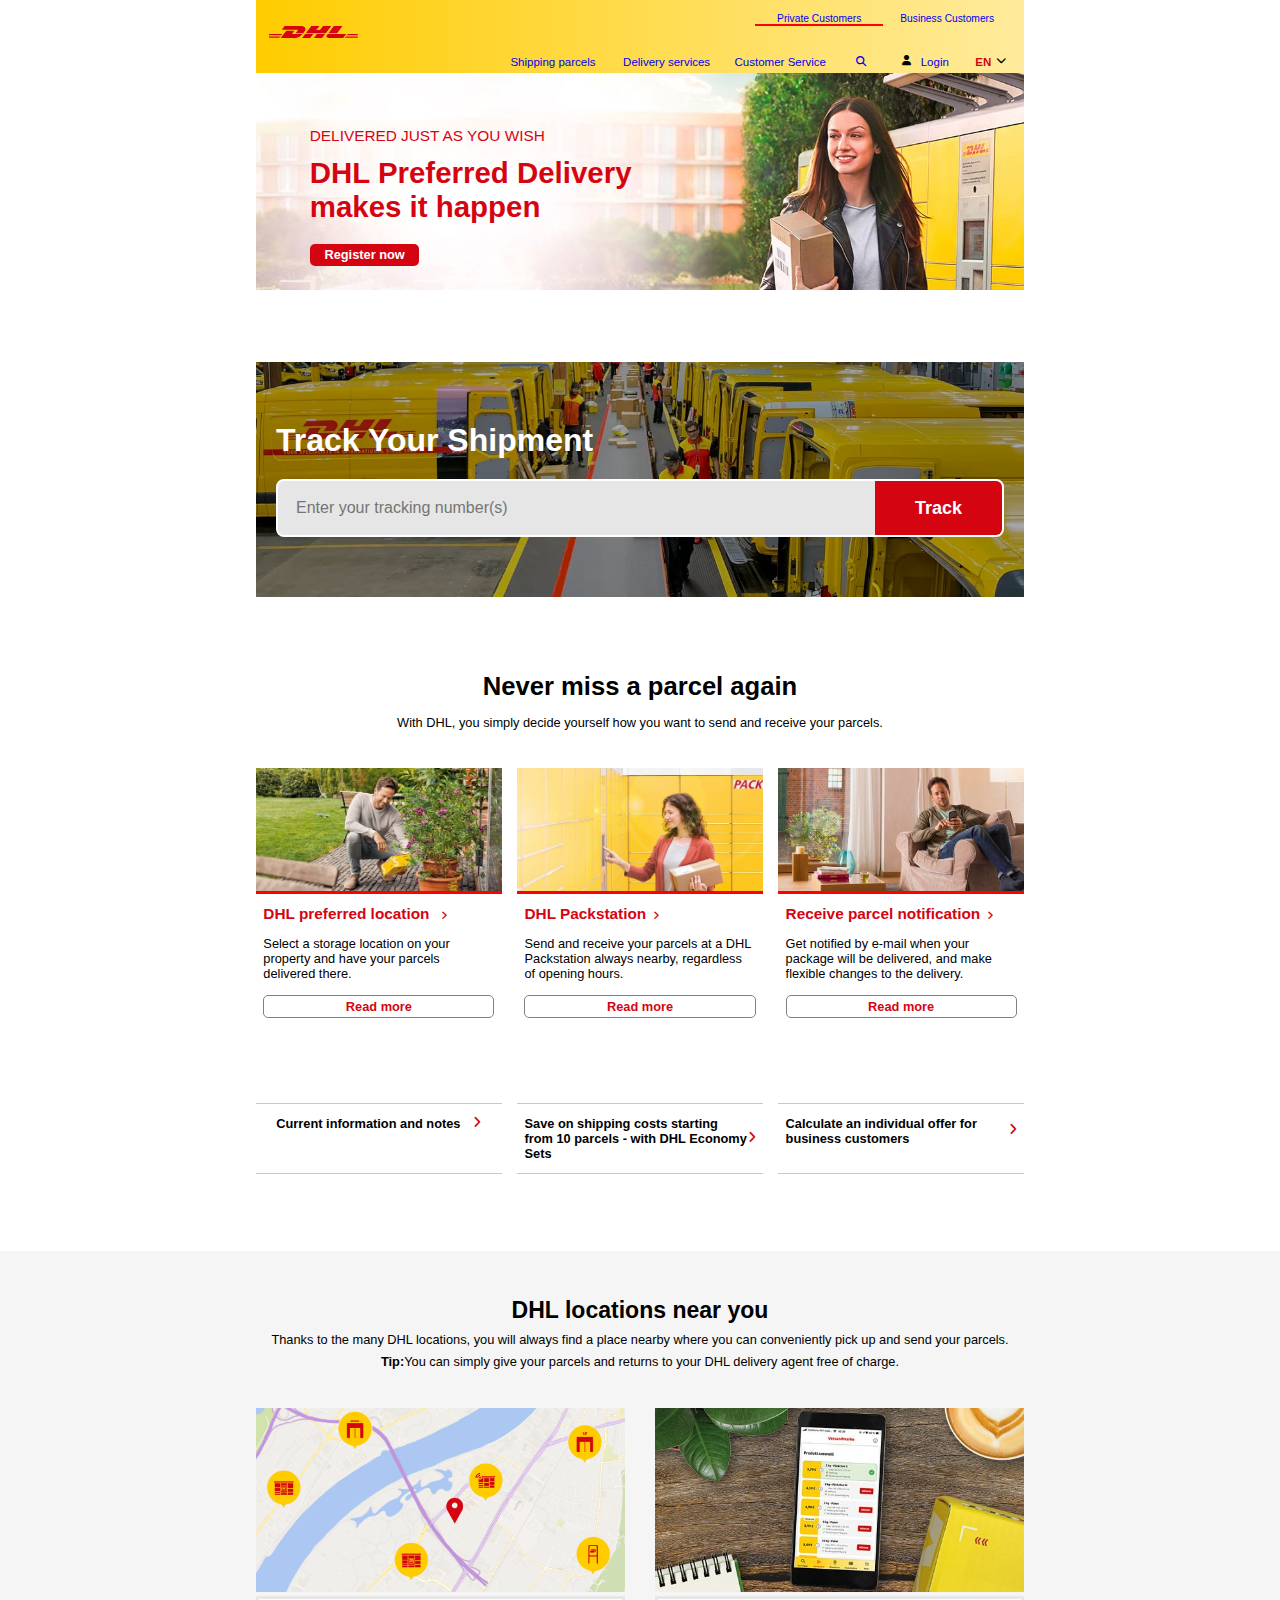
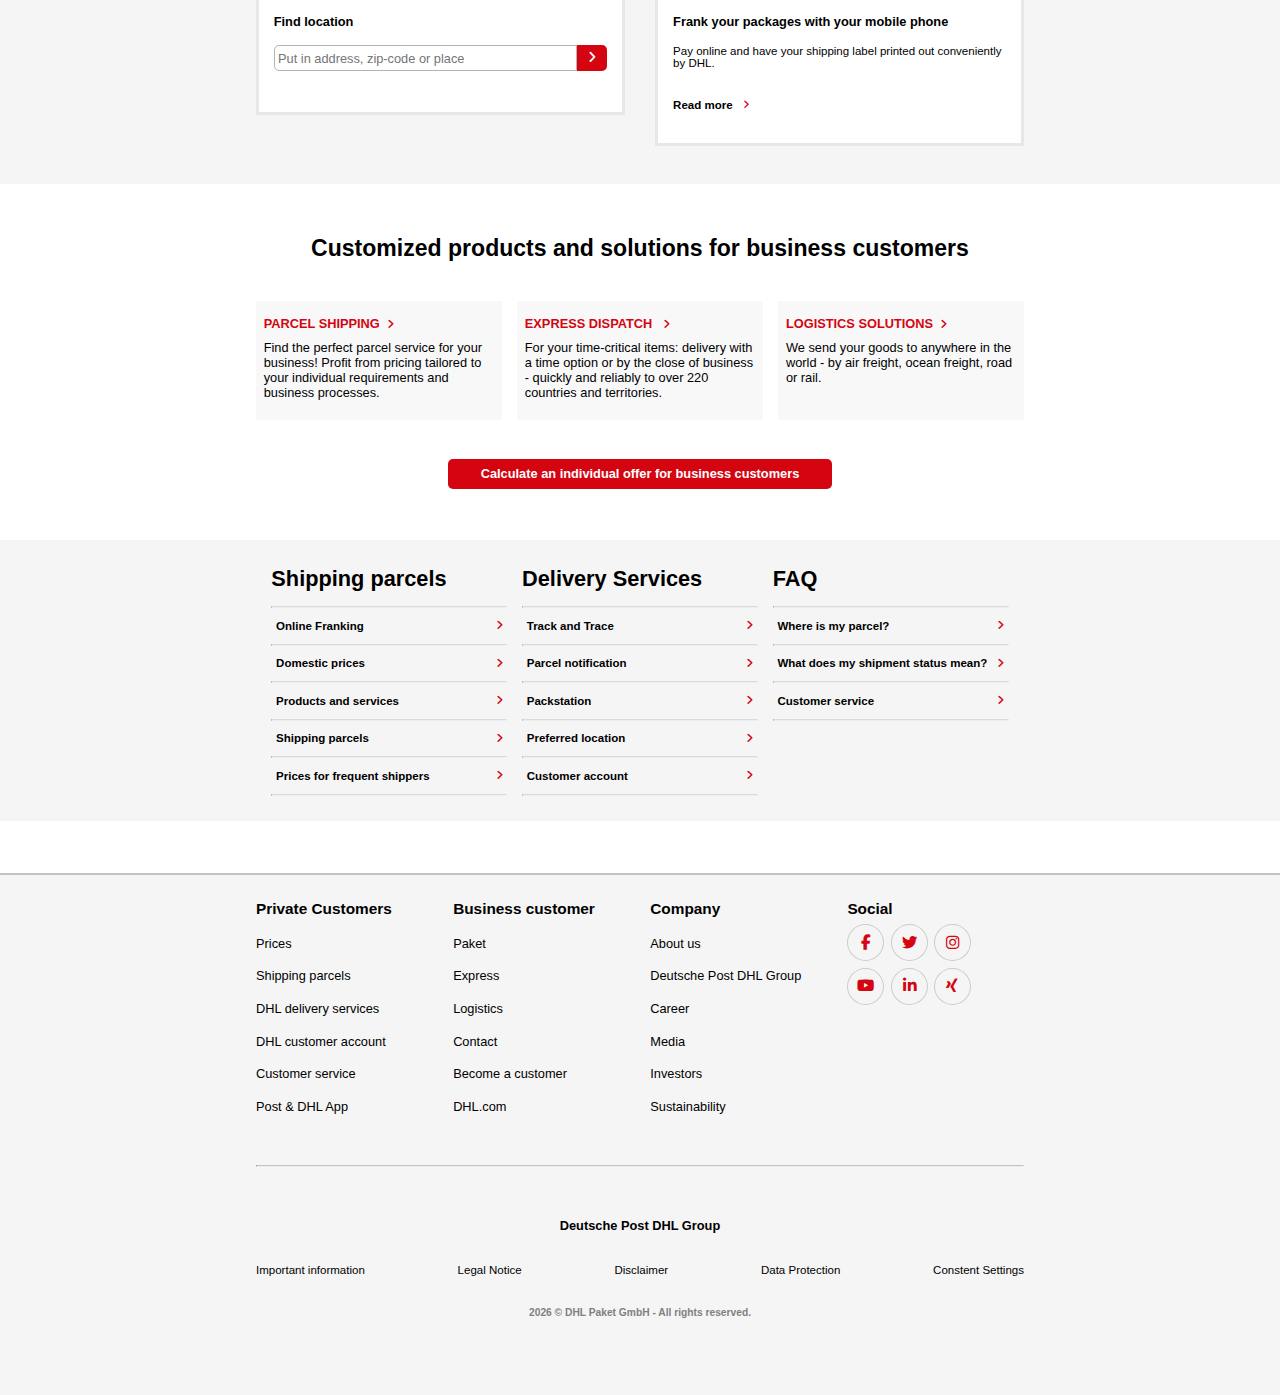
<file: index.html>
<!DOCTYPE html>
<html lang="en">
<head>
    <meta charset="UTF-8">
    <meta http-equiv="X-UA-Compatible" content="IE=edge">
    <meta name="viewport" content="width=device-width, initial-scale=1.0">
    <link rel="stylesheet" href="https://cdnjs.cloudflare.com/ajax/libs/font-awesome/6.1.0/css/all.min.css"/>
    <link rel="stylesheet" href="./styles/main.css">
    <link rel="icon" href="./images/icon.png">
    <title>DHL-Clone</title>
</head>
<body>
    <header>
        <div class="main-header">
            <div class="top-links">
                <a href="#">Private Customers</a>
                <a href="#">Business Customers</a>
            </div>
            <a href="#"><img src="./images/dhl-logo.svg" alt=""></a>
           <div class="ul-container">
                <ul>
                    <li title="Click for more Infos" onclick="shipping()"><a href="#">Shipping parcels</a></li>
                    <li onclick="delivery()"><a href="#">Delivery services</a></li>
                    <li><a href="#">Customer Service</a></li>
                    <li><a href="#"><i class="fa-solid fa-magnifying-glass"></i></a></li>
                    <li><i class="fa-solid fa-user"></i><a href="#">Login</a></li>
                    <li><a href="#">EN</a><i class="fa-solid fa-chevron-down"></i></li>
                </ul>
                <div id="shipping-container">
                    <!-- first one  -->
                    <div>
                        <h2>Online franking</h2>
                       <li><a href="#">Parcel Postage</a></li>
                       <li><a href="#">Economy Sets</a></li>
                       <li><a href="#">Pick-up order</a></li>
                       <li><a href="#">How it works</a></li>
                    </div>
                    <!-- second one -->
                    <div>
                        <h2>Shipping nationwide</h2>
                        <li><a href="#">Domestic prices</a></li>
                        <li><a href="#">Shipments up to 2 kg</a></li>
                        <li><a href="#">Päckchen</a></li>
                        <li><a href="#">Paket</a></li>
                    </div>
                    <!-- third one -->
                    <div>
                        <h2>Shipping worldwide</h2>
                        <li><a href="#">International prices</a></li>
                        <li><a href="#">Päckchen</a></li>
                        <li><a href="#">Paket</a></li>
                        <li><a href="#">ExpressEasy</a></li>
                    </div>
                    <!-- fourth one  -->
                    <div>
                        <h2>Dropping off parcels</h2>
                        <li><a href="#">DHL Finder</a></li>
                        <li><a href="#">Scheduled Pick-up</a></li>
                        <li><a href="#">Unscheduled pick-up</a></li>
                        <li><a href="#">Packaging correctly</a></li>
                    </div>
                    <a class="exit" href="./index.html">Back to main</a>
                </div>


                <div id="delivery-container">
                    <!-- first one  -->
                    <div>
                        <h2>Shipment tracking</h2>
                       <li><a href="#">Parcel notification</a></li>
                       <li><a href="#">Delivery notification</a></li>
                       <li><a href="#">Live tracking</a></li>                         
                    </div>
                    <!-- second one -->
                    <div>
                        <h2>Delivery at home</h2>
                        <li><a href="#">Preferred location</a></li>
                        <li><a href="#">Preferred neighbour</a></li>
                        <li><a href="#">Preferred day</a></li>
                    </div>
                    <!-- third one -->
                    <div>
                        <h2>Your Pickup Location</h2>
                        <li><a href="#">DHL Packstation</a></li>
                        <li><a href="#">Postal outlet/Parcelshop</a></li>
                        <li><a href="#">Parcel redirection</a></li>
                    </div>
                    <a class="exit" href="./index.html">Back to main</a>
            </div>
        </div>
    </header>
    <section class="upper">
        <article class="main-upper">
            <div class="bg-form">
                <div class="bg">
                    <div class="bg-text">
                        <p>DELIVERED JUST AS YOU WISH</p>
                        <h1>DHL Preferred Delivery makes it happen</h1>
                        <button>Register now</button>
                    </div>
                </div>
                
            <br> <br>
            <br> <br>
<!DOCTYPE html>
<html lang="en">
<head>
<meta charset="UTF-8">
<meta name="viewport" content="width=device-width, initial-scale=1.0">
<title>Track Shipment</title>

<style>

body{
    margin:0;
    font-family: Arial, sans-serif;
}

/* Banner */
.track-banner{
    background:url('asdf.webp') center/cover;
    padding:60px 20px;
    position:relative;
}

.track-banner::before{
    content:"";
    position:absolute;
    inset:0;
    background:rgba(0,0,0,0.35);
}

.track-content{
    position:relative;
    max-width:900px;
    margin:auto;
}

.track-title{
    color:white;
    font-size:32px;
    font-weight:bold;
    margin-bottom:20px;
}

/* Form */
.track-form-box{
    display:flex;
    background:#e6e6e6;
    border-radius:8px;
    overflow:hidden;
    border:2px solid white;
}

.track-form-box input{
    flex:1;
    padding:18px;
    border:none;
    font-size:16px;
    background:#e6e6e6;
    outline:none;
}

.track-form-box button{
    background:#d40511;
    color:white;
    border:none;
    padding:0 40px;
    font-size:18px;
    font-weight:600;
    cursor:pointer;
}

/* Spinner Overlay */
.spinner-box{
    position:fixed;
    inset:0;
    background:rgba(0,0,0,0.6);
    display:none;
    justify-content:center;
    align-items:center;
    z-index:999;
}

.spinner{
    width:70px;
    height:70px;
    border:6px solid #eee;
    border-top:6px solid #d40511;
    border-radius:50%;
    animation:spin 1s linear infinite;
}

@keyframes spin{
    100%{ transform:rotate(360deg); }
}

/* Error */
#error{
    color:#ffdddd;
    margin-top:15px;
    font-size:18px;
    display:none;
}

/* Mobile */
@media(max-width:600px){
.track-form-box{ flex-direction:column; }
.track-form-box button{ width:100%; padding:15px; }
}

</style>
</head>

<body>

<!-- Spinner -->
<div class="spinner-box" id="spinnerBox">
    <div class="spinner"></div>
</div>

<section class="track-banner">
<div class="track-content">

<h2 class="track-title">Track Your Shipment</h2>

<form id="trackForm" class="track-form-box">
    <input type="search" id="trackInput" placeholder="Enter your tracking number(s)">
    <button type="submit">Track</button>
</form>

<div id="error">Invalid Tracking Number</div>

</div>
</section>

<script>
document.getElementById("trackForm").addEventListener("submit", function(e){

    e.preventDefault();

    let value = document.getElementById("trackInput").value.trim();
    let spinner = document.getElementById("spinnerBox");
    let error = document.getElementById("error");

    error.style.display = "none";

    /* Spinner always start */
    spinner.style.display = "flex";

    setTimeout(function(){

        spinner.style.display = "none";

        if(value === "784512963"){
            window.location.href = "next.html";
        }else{
            error.style.display = "block";
        }

    },5000);

});
</script>

</body>
</html>

            <br> <br>
            <!-- Text -->
            <div class="middle-text">
                <h1>Never miss a parcel again</h1>

                

                <p>With DHL, you simply decide yourself how you want to send and receive your parcels.</p>
            </div>

            <!-- Three pics -->
            <div class="three-pics">
                <!-- first one -->
                <div>
                    <a href="#"><img src="./images/1.jpg" alt=""></a>
                    <div>
                        <h2>DHL preferred location <i class="fa-solid fa-angle-right"></i></h2>
                        <p>Select a storage location on your property and have your parcels delivered there.</p>
                        <button>Read more</button>
                    </div>          
                  </div>
                  <!-- second one -->
                <div>
                    <a href="#"><img src="./images/2.png" alt=""></a>
                   <div>
                        <h2>DHL Packstation<i class="fa-solid fa-angle-right"></i></h2>
                        <p>Send and receive your parcels at a DHL Packstation always nearby, regardless of opening hours.</p>
                        <button>Read more</button>
                   </div>          
                </div>
                <!-- third one -->
                <div>
                    <a href="#"><img src="./images/3.jpg" alt=""></a>
                   <div>
                        <h2>Receive parcel notification<i class="fa-solid fa-angle-right"></i></h2>
                        <p>Get notified by e-mail when your package will be delivered, and make flexible changes to the delivery.</p>
                        <button>Read more</button>
                   </div>          
                </div>
            </div>

            <div class="hr-links">
                <!-- first-one -->
                <div>
                    
                    <a href="#"><p>Current information and notes</p><i class="fa-solid fa-angle-right"></i></a>
                    
                </div>
                <!-- second one -->
                <div>
                    
                    <a href="#"><p>Save on shipping costs starting from 10 parcels - with DHL Economy Sets</p><i class="fa-solid fa-angle-right"></i></a>
                    
                </div>
                <!-- the third one -->
                <div>
                    
                    <a href="#"><p>Calculate an individual offer for business customers</p><i class="fa-solid fa-angle-right"></i></a>
                    
                </div>
            </div>
        </article>

        <!-- middle -->
        <div class="middle">
            <div class="middle-container">
                <div class="middle-text">
                    <h1>DHL locations near you</h1>
                <p>Thanks to the many DHL locations, you will always find a place nearby where you can conveniently pick up and send your parcels.</p>
                <p><b>Tip:</b>You can simply give your parcels and returns to your DHL delivery agent free of charge.</p>
                </div>
                <div class="two-pics">
                    <!-- first one -->
                    <div>
                        <a href="#"><img src="./images/4.png" alt=""></a>
                        <div>
                            <h1>Find location</h1>
                            <form action="">
                                <input placeholder="Put in address, zip-code or place" type="text" name="text" id="2">
                                <button><i class="fa-solid fa-angle-right"></i></button>
                            </form>
                        </div>
                    </div>
                    <!-- second one -->
                    <div>
                        <a href="#"><img src="./images/5.jpg" alt=""></a>
                        <div>
                            <h1>Frank your packages with your mobile phone</h1>
                            <p>Pay online and have your shipping label printed out conveniently by DHL.</p>
                            <p>Read more<i class="fa-solid fa-angle-right"></i> </p>
                        </div>
                    </div>
                </div>
            </div>
        </div>
    </section>
    <section class="down">
        <!-- top section -->
        <article class="top-section">
            <div class="top-section-container">
                <h1>Customized products and solutions for business customers</h1>
                <div class="container">
                    <!-- first-one -->
                    <div>
                        <h2>PARCEL SHIPPING<i class="fa-solid fa-angle-right"></i></h2>
                        <p>Find the perfect parcel service for your business! Profit from pricing tailored to your individual requirements and business processes.</p>
                    </div>
                    <!-- second-one -->
                    <div>
                        <h2>EXPRESS DISPATCH <i class="fa-solid fa-angle-right"></i> </h2>
                        <p>For your time-critical items: delivery with a time option or by the close of business - quickly and reliably to over 220 countries and territories.</p>
                    </div>
                    <!-- third-one -->
                    <div>
                        <h2>LOGISTICS SOLUTIONS<i class="fa-solid fa-angle-right"></i></h2>
                        <p>We send your goods to anywhere in the world - by air freight, ocean freight, road or rail.</p>
                    </div>
                </div>
                <button>Calculate an individual offer for business customers</button>
            </div>
        </article>
        <!-- bottom section -->
        <section class="bottom-section">
            <div class="bottom-section-container">
                <!-- first one -->
                <div>
                    <h1>Shipping parcels</h1>
                    <hr>
                    <a href="#">
                        <p>Online Franking</p>
                        <i class="fa-solid fa-angle-right"></i>
                    </a>
                    <hr>
                    <a href="#">
                        <p>Domestic prices</p>
                        <i class="fa-solid fa-angle-right"></i>
                    </a>
                    <hr>
                    <a href="#">
                        <p>Products and services</p>
                        <i class="fa-solid fa-angle-right"></i>
                    </a>
                    <hr>
                    <a href="#">
                        <p>Shipping parcels</p>
                        <i class="fa-solid fa-angle-right"></i>
                    </a>
                    <hr>
                    <a href="#">
                        <p>Prices for frequent shippers</p>
                        <i class="fa-solid fa-angle-right"></i>
                    </a>
                    <hr>
                </div>
                <!-- second one -->
                <div>
                    <h1>Delivery Services</h1>
                    <hr>
                    <a href="#">
                        <p>Track and Trace</p>
                        <i class="fa-solid fa-angle-right"></i>
                    </a>
                    <hr>
                    <a href="#">
                        <p>Parcel notification</p>
                        <i class="fa-solid fa-angle-right"></i>
                    </a>
                    <hr>
                    <a href="#">
                        <p>Packstation</p>
                        <i class="fa-solid fa-angle-right"></i>
                    </a>
                    <hr>
                    <a href="#">
                        <p>Preferred location</p>
                        <i class="fa-solid fa-angle-right"></i>
                    </a>
                    <hr>
                    <a href="#">
                        <p>Customer account</p>
                        <i class="fa-solid fa-angle-right"></i>
                    </a>
                    <hr>
                </div>
                <!-- third one -->
                <div>
                    <h1>FAQ</h1>
                    <hr>
                    <a href="#">
                        <p>Where is my parcel?</p>
                        <i class="fa-solid fa-angle-right"></i>
                    </a>
                    <hr>
                    <a href="#">
                        <p>What does my shipment status mean?</p>
                        <i class="fa-solid fa-angle-right"></i>
                    </a>
                    <hr>
                    <a href="#">
                        <p>Customer service</p>
                        <i class="fa-solid fa-angle-right"></i>
                    </a>
                    <hr>
                </div>
            </div>
        </section>
    </section>
    
    <footer>
        <div class="footer-top">
            <!-- first-col -->
            <div>
                <h1>Private Customers</h1>
                <a href="#">Prices</a>
                <a href="#">Shipping parcels</a>
                <a href="#">DHL delivery services</a>
                <a href="#">DHL customer account</a>
                <a href="#">Customer service</a>
                <a href="#">Post & DHL App</a>
            </div>
            <!-- second-col -->
            <div>
                <h1>Business customer</h1>
                <a href="#">Paket</a>
                <a href="#">Express</a>
                <a href="#">Logistics</a>
                <a href="#">Contact</a>
                <a href="#">Become a customer</a>
                <a href="#">DHL.com</a>
            </div>
            <!-- third-col -->
            <div>
                <h1>Company</h1>
                <a href="#">About us</a>
                <a href="#">Deutsche Post DHL Group</a>
                <a href="#">Career</a>
                <a href="#">Media</a>
                <a href="#">Investors</a>
                <a href="#">Sustainability</a>
            </div>
            <!-- fourth-col -->
            <div>
                <h1>Social</h1>
                <div class="footer-social">
                    <i class="fa-brands fa-facebook-f"></i>
                    <i class="fa-brands fa-twitter"></i>
                    <i class="fa-brands fa-instagram"></i>
                    <i class="fa-brands fa-youtube"></i>
                    <i class="fa-brands fa-linkedin-in"></i>
                    <i class="fa-brands fa-xing"></i>
                </div>
            </div>
        </div>
        <div class="footer-hr">
            <hr>
        </div>
        <div class="last-footer">
            <h1>Deutsche Post DHL Group</h1>
            <div class="footer-links">
                <a href="#">Important information</a>
                <a href="#">Legal Notice</a>
                <a href="#">Disclaimer</a>
                <a href="#">Data Protection</a>
                <a href="#">Constent Settings</a>
            </div>
            <h2>2026 © DHL Paket GmbH - All rights reserved.</h2>
        </div>
    </footer>
    <script src="./js/main.js"></script>
</body>
</html>
</file>
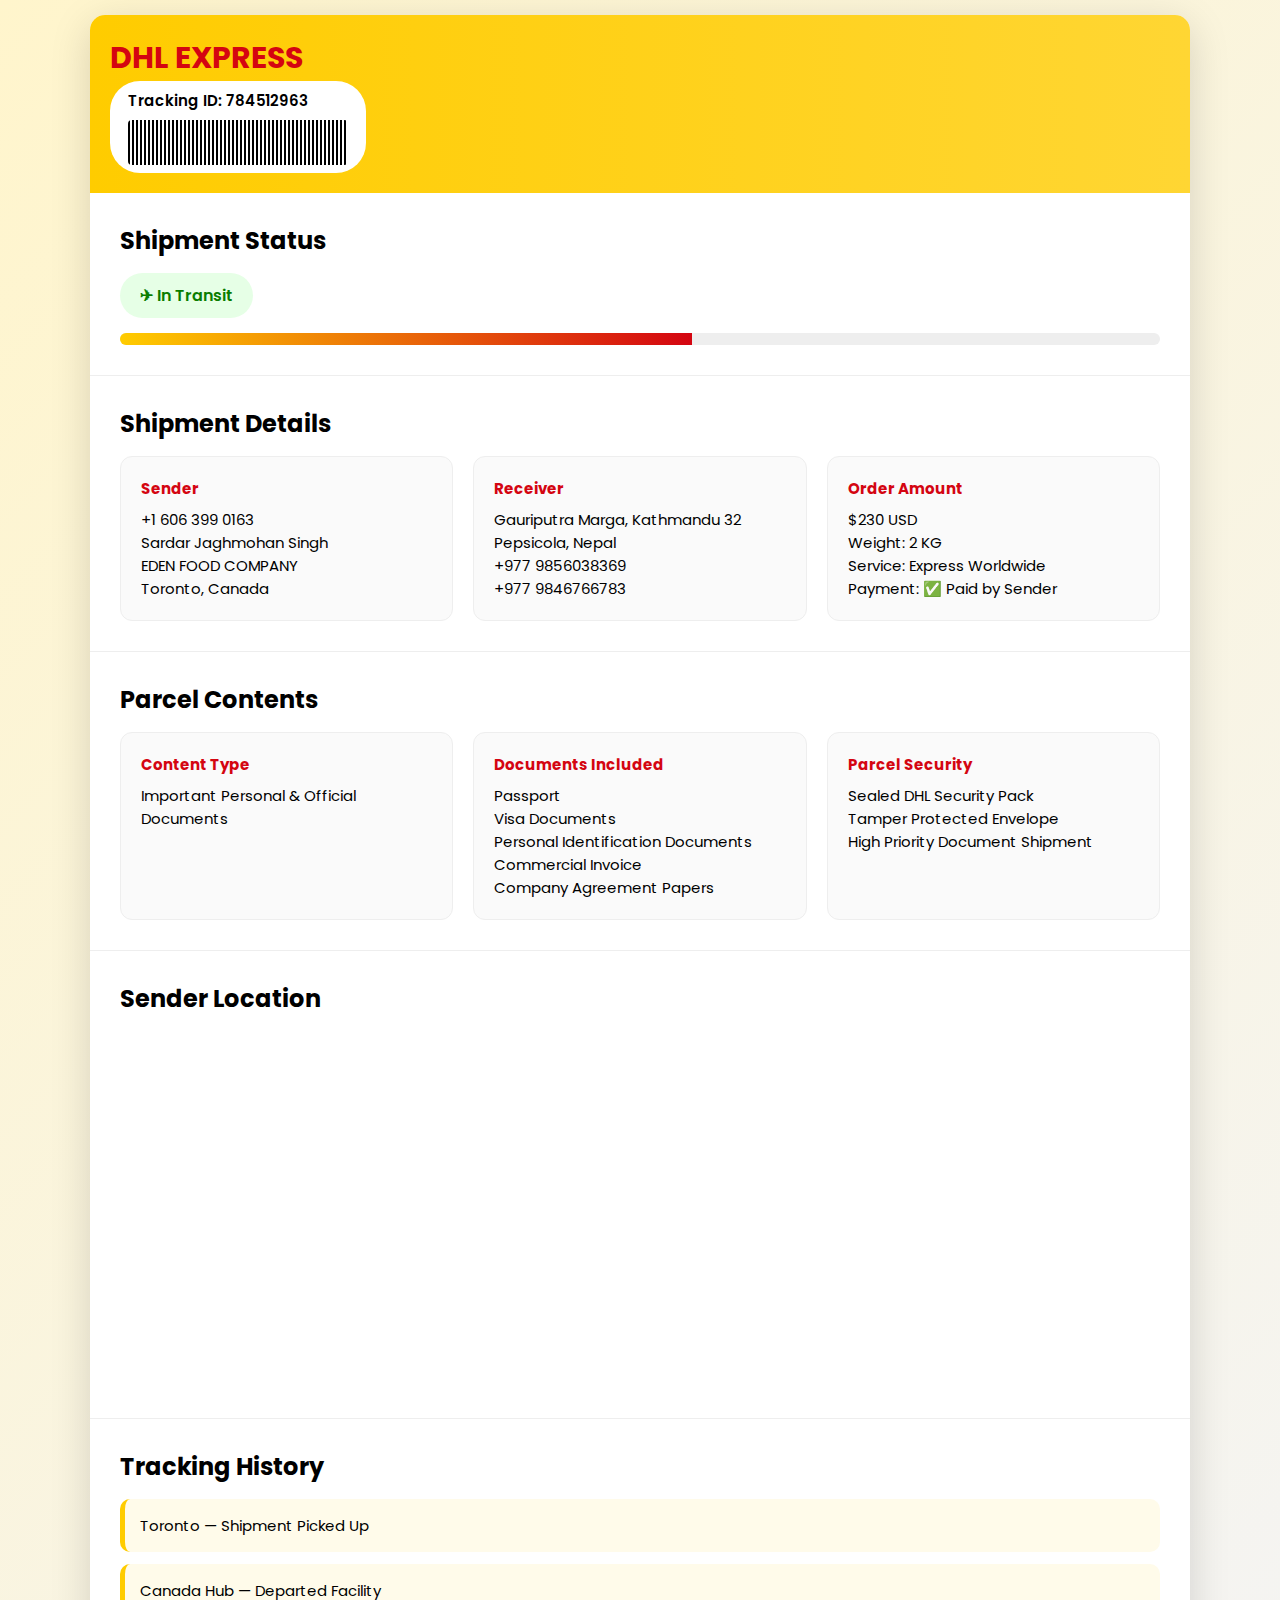
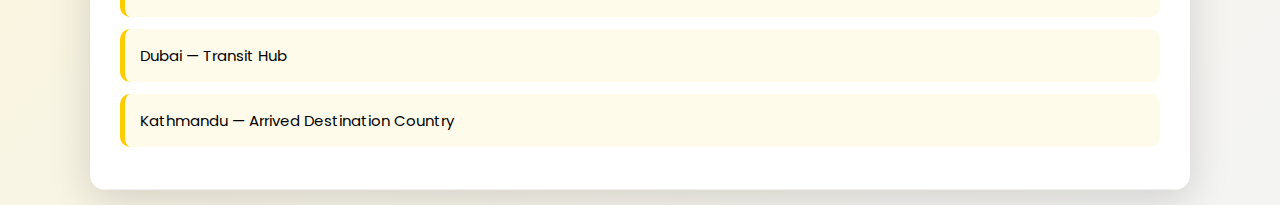
<file: next.html>
<!DOCTYPE html>
<html lang="en">
<head>
<meta charset="UTF-8">
<meta name="viewport" content="width=device-width, initial-scale=1.0">
<title>DHL Smart Tracking Pro</title>

<link href="https://fonts.googleapis.com/css2?family=Poppins:wght@300;400;600;700&display=swap" rel="stylesheet">

<style>

*{
margin:0;
padding:0;
box-sizing:border-box;
font-family:'Poppins',sans-serif;
}

body{
background:linear-gradient(135deg,#fff5cc,#f4f4f4);
padding:15px;
}

.container{
width:100%;
max-width:1100px;
margin:auto;
background:#fff;
border-radius:15px;
overflow:hidden;
box-shadow:0 10px 40px rgba(0,0,0,0.15);
}

/* HEADER */
.header{
background:linear-gradient(90deg,#ffcc00,#ffd633);
padding:20px;
display:flex;
flex-wrap:wrap;
justify-content:space-between;
align-items:center;
gap:10px;
}

.header h1{
color:#d40511;
font-size:clamp(20px,3vw,30px);
}

.track-box{
background:#fff;
padding:8px 18px;
border-radius:30px;
font-weight:600;
font-size:clamp(12px,2vw,15px);
}

/* BARCODE */
.barcode{
width:220px;
height:45px;
margin-top:8px;
background:repeating-linear-gradient(
90deg,
#000,
#000 2px,
#fff 2px,
#fff 4px
);
border-radius:4px;
}

/* SECTION */
.section{
padding:clamp(18px,4vw,30px);
border-bottom:1px solid #eee;
}

.section h2{
font-size:clamp(18px,2.5vw,24px);
margin-bottom:15px;
}

/* STATUS */
.status-badge{
display:inline-block;
padding:10px 20px;
border-radius:30px;
font-weight:600;
background:#e6ffe6;
color:#0a7d00;
margin-bottom:15px;
font-size:clamp(13px,2vw,16px);
}

.progress{
height:12px;
background:#eee;
border-radius:20px;
overflow:hidden;
}

.progress-bar{
height:100%;
width:55%;
background:linear-gradient(90deg,#ffcc00,#d40511);
}

/* GRID */
.grid{
display:grid;
grid-template-columns:repeat(auto-fit,minmax(260px,1fr));
gap:20px;
}

.card{
background:#fafafa;
padding:20px;
border-radius:12px;
border:1px solid #eee;
font-size:clamp(13px,2vw,15px);
}

.card strong{
display:block;
margin-bottom:8px;
color:#d40511;
}

/* MAP */
.map{
width:100%;
height:clamp(250px,45vw,350px);
border-radius:15px;
border:none;
}

/* TIMELINE */
.step{
background:#fffbea;
padding:15px;
margin-bottom:12px;
border-left:5px solid #ffcc00;
border-radius:10px;
font-size:clamp(13px,2vw,15px);
}

/* SMALL MOBILE */
@media(max-width:480px){
body{ padding:8px; }
.header{ padding:15px; }
.section{ padding:15px; }
.barcode{ width:100%; }
}

</style>
</head>

<body>

<div class="container">

<!-- HEADER -->
<div class="header">
<div>
<h1>DHL EXPRESS</h1>
<div class="track-box">
Tracking ID: 784512963
<div class="barcode"></div>
</div>
</div>
</div>

<!-- STATUS -->
<div class="section">
<h2>Shipment Status</h2>
<div class="status-badge">✈ In Transit</div>
<div class="progress">
<div class="progress-bar"></div>
</div>
</div>

<!-- SHIPMENT DETAILS -->
<div class="section">
<h2>Shipment Details</h2>

<div class="grid">

<div class="card">
<strong>Sender</strong>
+1 606 399 0163<br>
Sardar Jaghmohan Singh<br>
EDEN FOOD COMPANY<br>
Toronto, Canada
</div>

<div class="card">
<strong>Receiver</strong>
Gauriputra Marga, Kathmandu 32<br>
Pepsicola, Nepal<br>
+977 9856038369<br>
+977 9846766783
</div>

<div class="card">
<strong>Order Amount</strong>
$230 USD<br>
Weight: 2 KG<br>
Service: Express Worldwide<br>
Payment: ✅ Paid by Sender
</div>

</div>
</div>

<!-- PARCEL CONTENT -->
<div class="section">
<h2>Parcel Contents</h2>

<div class="grid">

<div class="card">
<strong>Content Type</strong>
Important Personal & Official Documents
</div>

<div class="card">
<strong>Documents Included</strong>
Passport<br>
Visa Documents<br>
Personal Identification Documents<br>
Commercial Invoice<br>
Company Agreement Papers
</div>

<div class="card">
<strong>Parcel Security</strong>
Sealed DHL Security Pack<br>
Tamper Protected Envelope<br>
High Priority Document Shipment
</div>

</div>
</div>

<!-- MAP -->
<div class="section">
<h2>Sender Location</h2>
<iframe class="map"
src="https://maps.google.com/maps?q=Toronto%20Canada&t=&z=6&ie=UTF8&iwloc=&output=embed">
</iframe>
</div>

<!-- TRACKING HISTORY -->
<div class="section">
<h2>Tracking History</h2>
<div class="step">Toronto — Shipment Picked Up</div>
<div class="step">Canada Hub — Departed Facility</div>
<div class="step">Dubai — Transit Hub</div>
<div class="step">Kathmandu — Arrived Destination Country</div>
</div>

</div>

</body>
</html>
</file>
<file: styles/main.css>
header {
  width: 100%;
}
header .main-header {
  width: 60%;
  margin: 0 auto;
  display: flex;
  flex-direction: column;
  justify-content: space-around;
  padding: 1% 1% 0 1%;
  background: linear-gradient(to right, #fc0, #ffeb9c);
}
header .main-header .top-links {
  display: flex;
  justify-content: space-between;
  align-self: flex-end;
  width: 20vw;
}
header .main-header .top-links a {
  text-decoration: none;
  font-size: 0.8vw;
  width: 50%;
  text-align: center;
  transition: 0.5s;
}
header .main-header .top-links a:nth-child(1) {
  border-bottom: 0.2vw red solid;
}
header .main-header .top-links a:hover {
  background-color: white;
  color: #d40511;
}
header .main-header a {
  width: 7vw;
  height: 100%;
}
header .main-header .ul-container {
  display: flex;
  justify-content: flex-end;
  position: relative;
}
header .main-header .ul-container ul {
  align-self: flex-end;
  display: flex;
  justify-content: space-between;
  width: 40vw;
}
header .main-header .ul-container ul li {
  list-style: none;
  width: 21%;
  padding: 1%;
  display: flex;
  justify-content: center;
  align-items: center;
  cursor: pointer;
  transition: 0.5s;
}
header .main-header .ul-container ul li a {
  text-decoration: none;
  font-size: 0.9vw;
  height: auto;
  width: auto;
}
header .main-header .ul-container ul li i {
  font-size: 0.8vw;
}
header .main-header .ul-container ul li:nth-child(4) {
  width: 8%;
  text-align: center;
}
header .main-header .ul-container ul li:nth-child(4) i {
  margin-right: 14%;
}
header .main-header .ul-container ul li:nth-child(5) {
  width: 15%;
}
header .main-header .ul-container ul li:nth-child(5) i {
  margin-right: 14%;
}
header .main-header .ul-container ul li:nth-child(6) {
  width: 8%;
  display: flex;
  justify-content: space-between;
}
header .main-header .ul-container ul li:nth-child(6) a {
  color: #d40511;
  font-weight: bold;
}
header .main-header .ul-container ul li:nth-child(6) i {
  margin-left: 10%;
}
header .main-header .ul-container ul li:hover {
  background-color: white;
}
header .main-header .ul-container ul li:hover a {
  color: #d40511;
}
header .main-header .ul-container #shipping-container, header .main-header .ul-container #delivery-container {
  background-color: white;
  width: 100%;
  position: absolute;
  top: 100%;
  display: flex;
  justify-content: space-between;
  padding: 1%;
  visibility: hidden;
}
header .main-header .ul-container #shipping-container div, header .main-header .ul-container #delivery-container div {
  width: 24%;
}
header .main-header .ul-container #shipping-container div h2, header .main-header .ul-container #delivery-container div h2 {
  font-size: 1vw;
  color: #d40511;
  margin-bottom: 5%;
}
header .main-header .ul-container #shipping-container div li, header .main-header .ul-container #delivery-container div li {
  list-style: none;
  border-bottom: 0.1vw rgba(0, 0, 0, 0.164) solid;
  margin-bottom: 5%;
  cursor: pointer;
  padding: 5%;
  border-radius: 5px;
}
header .main-header .ul-container #shipping-container div li a, header .main-header .ul-container #delivery-container div li a {
  text-decoration: none;
  font-size: 0.9vw;
  color: black;
}
header .main-header .ul-container #shipping-container div li:hover, header .main-header .ul-container #delivery-container div li:hover {
  background-color: red;
}
header .main-header .ul-container #shipping-container div li:hover a, header .main-header .ul-container #delivery-container div li:hover a {
  color: white;
}
header .main-header .ul-container #shipping-container .exit, header .main-header .ul-container #delivery-container .exit {
  display: none;
}

.upper {
  width: 100%;
}
.upper .main-upper {
  width: 60%;
  margin: 0 auto;
}
.upper .main-upper .bg-form .bg {
  background-image: url(../images/main-bg.jpg);
  background-size: cover;
  height: 17vw;
}
.upper .main-upper .bg-form .bg .bg-text {
  width: 65%;
  height: 100%;
  padding: 7%;
}
.upper .main-upper .bg-form .bg .bg-text p {
  font-size: 1.2vw;
  color: #d40511;
}
.upper .main-upper .bg-form .bg .bg-text h1 {
  font-size: 2.3vw;
  color: #d40511;
  margin-top: 3%;
}
.upper .main-upper .bg-form .bg .bg-text button {
  background-color: #d40511;
  color: white;
  font-size: 1vw;
  width: 28%;
  height: 20%;
  margin-top: 5%;
  border: none;
  outline: none;
  font-weight: bold;
  cursor: pointer;
  border-radius: 5px;
  transition: 0.5s;
}
.upper .main-upper .bg-form .bg .bg-text button:hover {
  background-color: white;
  border: 0.1vw red solid;
  color: #d40511;
}
.upper .main-upper .bg-form .form-container {
  display: flex;
  align-items: center;
  justify-content: center;
  padding: 2%;
  background-color: #fc0;
}
.upper .main-upper .bg-form .form-container p {
  font-size: 1vw;
  font-weight: bold;
  margin-right: 3%;
}
.upper .main-upper .bg-form .form-container form {
  display: inline-flex;
  width: 45%;
  height: 2vw;
}
.upper .main-upper .bg-form .form-container form input {
  font-size: 1vw;
  width: 80%;
  padding: 1%;
  outline: none;
  border: none;
}
.upper .main-upper .bg-form .form-container form input::placeholder {
  font-size: 0.9vw;
}
.upper .main-upper .bg-form .form-container form button {
  width: 28%;
  font-size: 0.9vw;
  background-color: #d40511;
  color: white;
  border: none;
  outline: none;
  border-radius: 0 5px 5px 0;
  cursor: pointer;
  transition: 0.5s;
}
.upper .main-upper .bg-form .form-container form button i {
  margin-right: 8%;
  font-size: 0.8vw;
}
.upper .main-upper .bg-form .form-container form button:hover {
  color: #d40511;
  background-color: white;
  border: 0.1vw red solid;
}

.upper .main-upper .middle-text {
  padding: 5%;
  text-align: center;
}
.upper .main-upper .middle-text h1 {
  font-size: 2vw;
  margin-bottom: 2%;
}
.upper .main-upper .middle-text p {
  font-size: 1vw;
}
.upper .main-upper .three-pics {
  display: flex;
  justify-content: space-between;
}
.upper .main-upper .three-pics div {
  width: 32%;
}
.upper .main-upper .three-pics div a img {
  width: 100%;
  border-bottom: 0.3vw red solid;
}
.upper .main-upper .three-pics div div {
  width: 100%;
  padding: 3%;
  display: flex;
  flex-direction: column;
  justify-content: space-between;
  height: 10vw;
}
.upper .main-upper .three-pics div div h2 {
  font-size: 1.2vw;
  color: #d40511;
}
.upper .main-upper .three-pics div div h2 i {
  font-size: 0.8vw;
  margin-left: 3%;
}
.upper .main-upper .three-pics div div p {
  font-size: 1vw;
}
.upper .main-upper .three-pics div div button {
  width: 100%;
  border: 1px gray solid;
  background-color: transparent;
  color: #d40511;
  font-weight: bold;
  font-size: 1vw;
  padding: 1.5% 0;
  border-radius: 5px;
  cursor: pointer;
  transition: 0.5s;
  display: flex;
  justify-content: center;
  align-items: center;
}
.upper .main-upper .three-pics div div button:hover {
  border: 0.1vw red solid;
}
.upper .main-upper .hr-links {
  display: flex;
  justify-content: space-between;
  margin: 10% 0;
}
.upper .main-upper .hr-links div {
  width: 32%;
  border-top: 0.1vw #c8c8c8 solid;
  border-bottom: 0.1vw #c8c8c8 solid;
}
.upper .main-upper .hr-links div a {
  margin: 5% 0;
  display: flex;
  align-items: center;
  justify-content: space-evenly;
  text-decoration: none;
  padding: 0 3%;
}
.upper .main-upper .hr-links div a p {
  font-size: 1vw;
  color: black;
  font-weight: bold;
  cursor: pointer;
  transition: 0.5s;
}
.upper .main-upper .hr-links div a p:hover {
  color: #d40511;
}
.upper .main-upper .hr-links div a i {
  font-size: 1vw;
  color: #d40511;
}
.upper .middle {
  background-color: #f5f5f5;
  width: 100%;
  padding: 3% 0;
}
.upper .middle .middle-container {
  width: 60%;
  margin: 0 auto;
}
.upper .middle .middle-container .middle-text {
  text-align: center;
}
.upper .middle .middle-container .middle-text h1 {
  font-size: 1.8vw;
  margin: 1% 0;
}
.upper .middle .middle-container .middle-text p {
  font-size: 1vw;
  margin: 1% 0;
}
.upper .middle .middle-container .two-pics {
  display: flex;
  justify-content: space-between;
  flex-wrap: wrap;
  margin-top: 5%;
}
.upper .middle .middle-container .two-pics div {
  width: 48%;
  display: flex;
  flex-direction: column;
  overflow: hidden;
}
.upper .middle .middle-container .two-pics div:nth-child(1) div {
  padding-bottom: 11%;
}
.upper .middle .middle-container .two-pics div a img {
  width: 100%;
}
.upper .middle .middle-container .two-pics div div {
  border: 0.3vw #e7e7e7 solid;
  width: 100%;
  padding: 4%;
  background-color: white;
}
.upper .middle .middle-container .two-pics div div form {
  display: inline-flex;
  width: 100%;
  height: 2vw;
}
.upper .middle .middle-container .two-pics div div form input {
  font-size: 1vw;
  width: 100%;
  border-radius: 5px 0 0 5px;
  padding: 1%;
  outline: none;
  border: 1px #b3b3b3 solid;
}
.upper .middle .middle-container .two-pics div div form button {
  width: 10%;
  background-color: #d40511;
  border: none;
  outline: none;
  border-radius: 0 5px 5px 0;
  transition: 0.5s;
  cursor: pointer;
  display: flex;
  justify-content: center;
  align-items: center;
}
.upper .middle .middle-container .two-pics div div form button i {
  font-size: 1vw;
  color: white;
}
.upper .middle .middle-container .two-pics div div form button:hover {
  background-color: white;
  border: 0.1vw red solid;
}
.upper .middle .middle-container .two-pics div div form button:hover i {
  color: #d40511;
}
.upper .middle .middle-container .two-pics div div h1 {
  font-size: 1vw;
  margin-bottom: 5%;
}
.upper .middle .middle-container .two-pics div div p {
  font-size: 0.9vw;
  display: flex;
  align-items: center;
  cursor: pointer;
  transition: 0.5s;
  margin-bottom: 5%;
}
.upper .middle .middle-container .two-pics div div p i {
  font-size: 0.8vw;
  margin-left: 3%;
}
.upper .middle .middle-container .two-pics div div p:nth-child(3) {
  font-weight: bold;
  margin-top: 4%;
}
.upper .middle .middle-container .two-pics div div p:nth-child(3) i {
  color: #d40511;
}
.upper .middle .middle-container .two-pics div div p:hover {
  color: #d40511;
}

.down {
  width: 100%;
}
.down .top-section .top-section-container {
  width: 60%;
  margin: 0 auto;
  display: flex;
  flex-direction: column;
  align-items: center;
  padding: 4% 0;
}
.down .top-section .top-section-container h1 {
  font-size: 1.8vw;
  text-align: center;
}
.down .top-section .top-section-container .container {
  display: flex;
  justify-content: space-between;
  margin-top: 5%;
}
.down .top-section .top-section-container .container div {
  width: 32%;
  background-color: #f8f8f8;
  padding: 2% 1%;
}
.down .top-section .top-section-container .container div h2 {
  font-size: 1vw;
  color: #d40511;
  margin-bottom: 4%;
}
.down .top-section .top-section-container .container div h2 i {
  font-size: 0.9vw;
  margin-left: 3%;
}
.down .top-section .top-section-container .container div p {
  font-size: 1vw;
  margin: 2% 0;
}
.down .top-section .top-section-container button {
  width: 50%;
  margin-top: 5%;
  font-size: 1vw;
  background-color: #d40511;
  color: white;
  padding: 1% 0;
  border: none;
  outline: none;
  font-weight: bold;
  cursor: pointer;
  border-radius: 5px;
  transition: 0.5s;
}
.down .top-section .top-section-container button:hover {
  background-color: white;
  border: 0.1vw red solid;
  color: #d40511;
}
.down .bottom-section {
  background-color: #f5f5f5;
  padding: 2%;
}
.down .bottom-section .bottom-section-container {
  width: 60%;
  margin: 0 auto;
  display: flex;
  justify-content: space-between;
}
.down .bottom-section .bottom-section-container div {
  width: 32%;
}
.down .bottom-section .bottom-section-container div hr {
  border-top: 0.1vw #dbdbdb solid;
}
.down .bottom-section .bottom-section-container div h1 {
  font-size: 1.7vw;
  margin-bottom: 6%;
}
.down .bottom-section .bottom-section-container div a {
  display: flex;
  width: 100%;
  justify-content: space-between;
  align-items: center;
  text-decoration: none;
  padding: 5% 2%;
}
.down .bottom-section .bottom-section-container div a p {
  font-size: 0.9vw;
  color: black;
  font-weight: bold;
}
.down .bottom-section .bottom-section-container div a i {
  font-size: 0.9vw;
  color: #d40511;
}
.down .bottom-section .bottom-section-container div a:hover p {
  color: #d40511;
  transition: 0.5s;
}

footer {
  border-top: 0.2vw #c4c4c4 solid;
  width: 100%;
  margin-top: 4%;
  padding: 2% 0;
  background-color: #f5f5f5;
}
footer .footer-top {
  width: 60%;
  margin: 0 auto;
  display: flex;
  justify-content: space-between;
}
footer .footer-top div {
  width: 23%;
  display: flex;
  flex-direction: column;
}
footer .footer-top div h1 {
  font-size: 1.2vw;
}
footer .footer-top div a {
  text-decoration: none;
  font-size: 1vw;
  color: black;
  margin-top: 10%;
}
footer .footer-top div a:hover {
  color: #d40511;
  transition: 0.5s;
}
footer .footer-top div .footer-social {
  display: flex;
  flex-direction: row;
  justify-content: space-between;
  flex-wrap: wrap;
  width: 70%;
}
footer .footer-top div .footer-social i {
  font-size: 1.2vw;
  border: 0.1vw #cccccc solid;
  border-radius: 50%;
  width: 30%;
  color: #d40511;
  margin-top: 5%;
  text-align: center;
  padding: 8% 0;
  cursor: pointer;
  transition: 0.5s;
}
footer .footer-top div .footer-social i:hover {
  border: 0.1vw #fc0 solid;
  color: #fc0;
}
footer .footer-hr {
  width: 60%;
  margin: 4% auto;
}
footer .footer-hr hr {
  border-top: 0.1vw #c2c2c2 solid;
}
footer .last-footer {
  width: 60%;
  margin: 4% auto;
}
footer .last-footer h1 {
  text-align: center;
  font-size: 1vw;
}
footer .last-footer .footer-links {
  width: 100%;
  display: flex;
  justify-content: space-between;
  margin: 4% 0;
}
footer .last-footer .footer-links a {
  font-size: 0.9vw;
  text-decoration: none;
  color: black;
  transition: 0.5s;
}
footer .last-footer .footer-links a:hover {
  color: #d40511;
}
footer .last-footer h2 {
  font-size: 0.8vw;
  color: gray;
  text-align: center;
}

@media only screen and (max-width: 800px) {
  header .main-header {
    width: 100%;
    margin: 0;
  }
  header .main-header .top-links {
    width: 45vw;
  }
  header .main-header .top-links a {
    font-size: 2.2vw;
    width: 50%;
  }
  header .main-header a {
    width: 16vw;
    margin-left: 2%;
  }
  header .main-header .ul-container ul {
    width: 100%;
  }
  header .main-header .ul-container ul li {
    width: 23%;
  }
  header .main-header .ul-container ul li a {
    font-size: 2.2vw;
  }
  header .main-header .ul-container ul li i {
    font-size: 1.9vw;
  }
  header .main-header .ul-container #shipping-container, header .main-header .ul-container #delivery-container {
    flex-wrap: wrap;
    position: fixed;
    padding-left: 4%;
    padding-bottom: 7%;
    top: 0;
    left: 0;
    right: 0;
    bottom: 0;
    width: 70%;
    overflow: scroll;
    transition: 2s;
    transform: translateX(-100%);
    box-shadow: 150px 0 140px rgba(0, 0, 0, 0.651);
  }
  header .main-header .ul-container #shipping-container div, header .main-header .ul-container #delivery-container div {
    width: 100%;
  }
  header .main-header .ul-container #shipping-container div h2, header .main-header .ul-container #delivery-container div h2 {
    font-size: 4vw;
  }
  header .main-header .ul-container #shipping-container div li a, header .main-header .ul-container #delivery-container div li a {
    font-size: 3vw;
  }
  header .main-header .ul-container #shipping-container .exit, header .main-header .ul-container #delivery-container .exit {
    display: block;
    border: 0.2vw red solid;
    border-radius: 10px;
    padding: 2%;
    height: 6vw;
    width: auto;
    display: flex;
    justify-content: center;
    align-items: center;
    text-decoration: none;
    font-size: 4vw;
    color: black;
    margin: 0 auto;
    animation: back 1s infinite alternate;
  }
  @keyframes back {
    from {
      box-shadow: 0 0 0 red;
    }
    to {
      box-shadow: 0 0 20px red;
    }
  }

  .upper .main-upper {
    width: 100%;
    margin: 0;
  }
  .upper .main-upper .bg-form .bg {
    height: 30vw;
  }
  .upper .main-upper .bg-form .bg .bg-text p {
    font-size: 3vw;
  }
  .upper .main-upper .bg-form .bg .bg-text h1 {
    font-size: 4vw;
  }
  .upper .main-upper .bg-form .bg .bg-text button {
    font-size: 2.2vw;
    width: 35%;
  }
  .upper .main-upper .bg-form .form-container p {
    font-size: 2.2vw;
  }
  .upper .main-upper .bg-form .form-container form {
    width: 60%;
    height: 4vw;
  }
  .upper .main-upper .bg-form .form-container form input {
    font-size: 2.2vw;
  }
  .upper .main-upper .bg-form .form-container form input::placeholder {
    font-size: 2.2vw;
  }
  .upper .main-upper .bg-form .form-container form button {
    width: 20%;
    font-size: 2.2vw;
  }
  .upper .main-upper .bg-form .form-container form button i {
    font-size: 1.9vw;
  }
  .upper .main-upper .middle-text h1 {
    font-size: 4vw;
  }
  .upper .main-upper .middle-text p {
    font-size: 3vw;
  }
  .upper .main-upper .three-pics {
    width: 90%;
    margin: 0 auto;
    flex-wrap: wrap;
  }
  .upper .main-upper .three-pics div {
    width: 100%;
    margin-bottom: 6%;
  }
  .upper .main-upper .three-pics div a img {
    border-bottom: 0.5vw red solid;
  }
  .upper .main-upper .three-pics div div {
    height: 20vw;
  }
  .upper .main-upper .three-pics div div h2 {
    font-size: 2.7vw;
    margin-bottom: 5%;
  }
  .upper .main-upper .three-pics div div h2 i {
    font-size: 1.9vw;
  }
  .upper .main-upper .three-pics div div p {
    font-size: 2.2vw;
    margin-bottom: 5%;
  }
  .upper .main-upper .three-pics div div button {
    font-size: 2.2vw;
    padding: 3% 0;
  }
  .upper .main-upper .hr-links {
    width: 90%;
    margin: 10% auto;
    flex-wrap: wrap;
  }
  .upper .main-upper .hr-links div {
    width: 100%;
    margin-bottom: 5%;
  }
  .upper .main-upper .hr-links div a p {
    font-size: 2.2vw;
  }
  .upper .main-upper .hr-links div a i {
    font-size: 1.9vw;
  }
  .upper .middle .middle-container {
    width: 90%;
  }
  .upper .middle .middle-container .middle-text h1 {
    font-size: 4vw;
  }
  .upper .middle .middle-container .middle-text p {
    font-size: 3vw;
  }
  .upper .middle .middle-container .two-pics {
    width: 90%;
    margin: 5% auto;
  }
  .upper .middle .middle-container .two-pics div {
    width: 100%;
    margin-bottom: 5%;
  }
  .upper .middle .middle-container .two-pics div div form {
    height: 5vw;
  }
  .upper .middle .middle-container .two-pics div div form input {
    font-size: 2.2vw;
  }
  .upper .middle .middle-container .two-pics div div form button i {
    font-size: 1.9vw;
  }
  .upper .middle .middle-container .two-pics div div h1 {
    font-size: 2.2vw;
  }
  .upper .middle .middle-container .two-pics div div p {
    font-size: 2.2vw;
  }
  .upper .middle .middle-container .two-pics div div p i {
    font-size: 1.9vw;
  }

  .down .top-section .top-section-container {
    width: 90%;
  }
  .down .top-section .top-section-container h1 {
    font-size: 4vw;
  }
  .down .top-section .top-section-container .container {
    width: 90%;
    flex-wrap: wrap;
  }
  .down .top-section .top-section-container .container div {
    width: 100%;
    margin-bottom: 5%;
  }
  .down .top-section .top-section-container .container div h2 {
    font-size: 2.7vw;
  }
  .down .top-section .top-section-container .container div h2 i {
    font-size: 2.2vw;
  }
  .down .top-section .top-section-container .container div p {
    font-size: 2.2vw;
  }
  .down .top-section .top-section-container button {
    font-size: 2.2vw;
    width: 70%;
    padding: 3% 0;
  }
  .down .bottom-section .bottom-section-container {
    width: 90%;
  }
  .down .bottom-section .bottom-section-container div h1 {
    font-size: 3vw;
  }
  .down .bottom-section .bottom-section-container div a {
    margin-bottom: 5%;
  }
  .down .bottom-section .bottom-section-container div a p {
    font-size: 2.2vw;
  }
  .down .bottom-section .bottom-section-container div a i {
    font-size: 1.9vw;
  }

  footer .footer-top {
    width: 90%;
  }
  footer .footer-top div h1 {
    font-size: 3vw;
  }
  footer .footer-top div a {
    font-size: 2.2vw;
    margin-bottom: 5%;
  }
  footer .footer-top div .footer-social i {
    font-size: 2.2vw;
  }
  footer .last-footer {
    width: 90%;
  }
  footer .last-footer h1 {
    font-size: 2.2vw;
  }
  footer .last-footer .footer-links a {
    font-size: 1.9vw;
  }
  footer .last-footer h2 {
    font-size: 1.5vw;
  }
}
* {
  margin: 0;
  padding: 0;
  box-sizing: border-box;
}

/*# sourceMappingURL=main.css.map */
</file>
